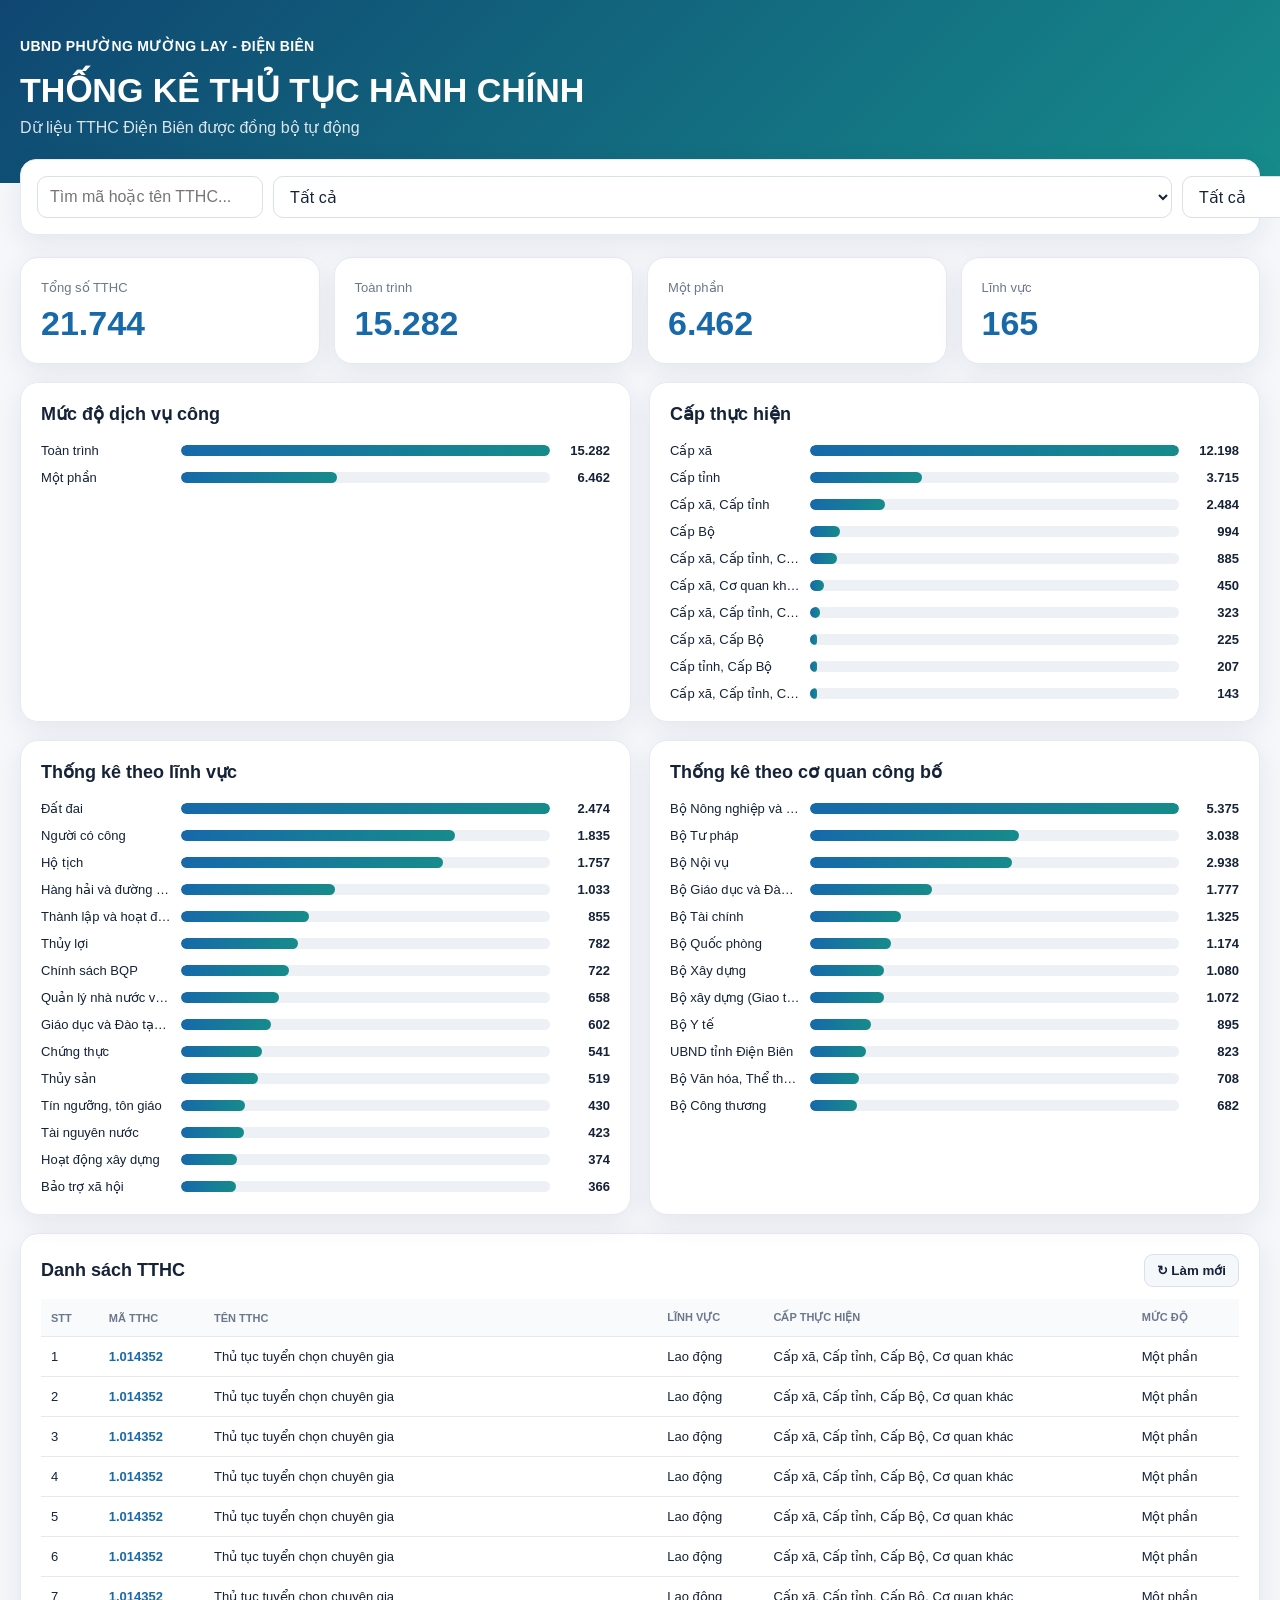
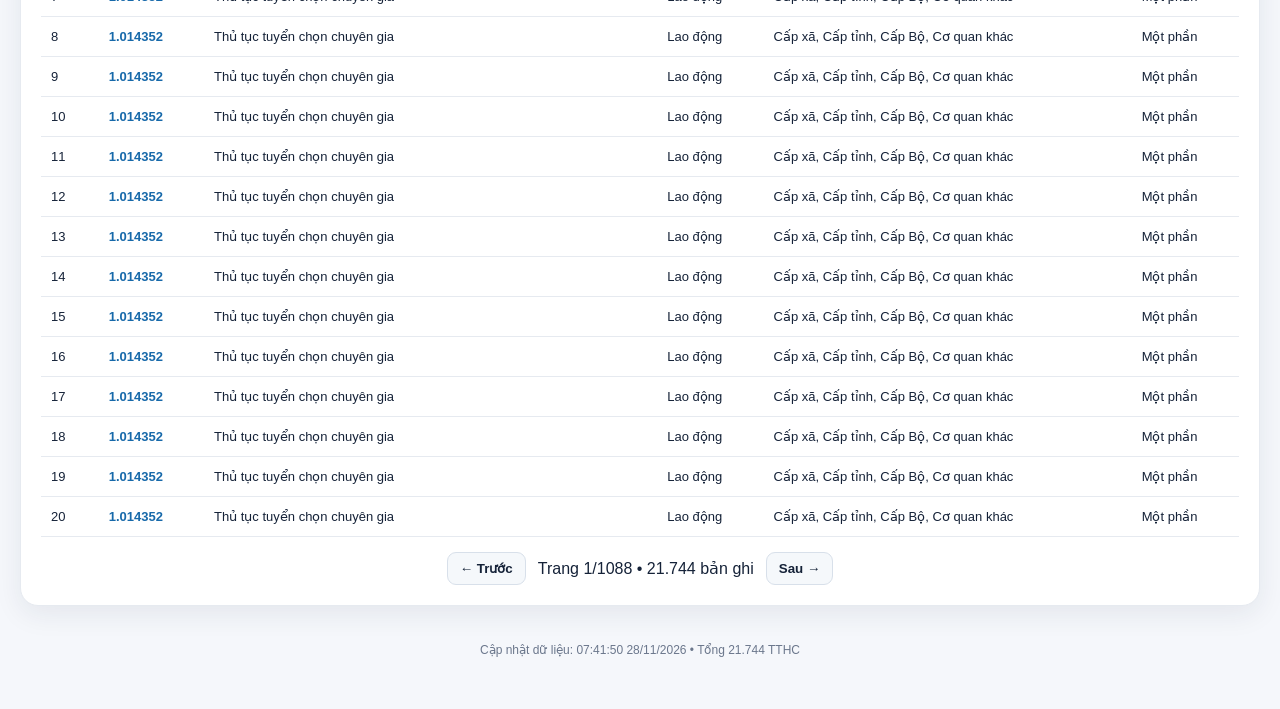
<file: thong-ke.html>
<!doctype html>
<html lang="vi">
<head>
<meta charset="utf-8"><meta name="viewport" content="width=device-width,initial-scale=1">
<title>Mường Lay TTHC — Thống kê</title>
<link rel="stylesheet" href="css/style.css">
</head>
<body>
<header class="hero"><div class="wrap"><div class="brand">UBND PHƯỜNG MƯỜNG LAY - ĐIỆN BIÊN</div><h1>THỐNG KÊ THỦ TỤC HÀNH CHÍNH</h1><p>Dữ liệu TTHC Điện Biên được đồng bộ tự động</p></div></header>
<main class="wrap">
<section class="toolbar"><input id="q" placeholder="Tìm mã hoặc tên TTHC..."><select id="field"><option value="">Tất cả lĩnh vực</option></select><select id="level"><option value="">Tất cả cấp thực hiện</option></select><select id="service"><option value="">Tất cả mức độ DVC</option></select></section>
<section class="stats"><div class="stat"><span>Tổng số TTHC</span><strong id="total">0</strong></div><div class="stat"><span>Toàn trình</span><strong id="full">0</strong></div><div class="stat"><span>Một phần</span><strong id="partial">0</strong></div><div class="stat"><span>Lĩnh vực</span><strong id="fields">0</strong></div></section>
<section class="grid"><article class="card"><h2>Mức độ dịch vụ công</h2><div id="serviceChart" class="bars"></div></article><article class="card"><h2>Cấp thực hiện</h2><div id="levelChart" class="bars"></div></article></section>
<section class="grid"><article class="card"><h2>Thống kê theo lĩnh vực</h2><div id="fieldChart" class="bars"></div></article><article class="card"><h2>Thống kê theo cơ quan công bố</h2><div id="agencyChart" class="bars"></div></article></section>
<section class="card"><div class="cardhead"><h2>Danh sách TTHC</h2><button id="refresh">↻ Làm mới</button></div><div class="tablewrap"><table><thead><tr><th>STT</th><th>Mã TTHC</th><th>Tên TTHC</th><th>Lĩnh vực</th><th>Cấp thực hiện</th><th>Mức độ</th></tr></thead><tbody id="tbody"><tr><td colspan="6" class="empty">Đang tải dữ liệu...</td></tr></tbody></table></div><div class="pager"><button id="prev">← Trước</button><span id="pageInfo">Trang 1</span><button id="next">Sau →</button></div></section>
<p id="meta" class="meta"></p>
</main>
<script src="js/thong-ke.js"></script>
</body></html>
</file>
<file: css/style.css>
:root{--bg:#f5f7fb;--panel:#fff;--text:#152238;--muted:#6b778c;--line:#e6eaf0;--accent:#1769aa;--accent2:#0d8b8b;--shadow:0 8px 28px rgba(20,35,60,.08);--radius:18px}*{box-sizing:border-box}body{margin:0;background:var(--bg);color:var(--text);font-family:Inter,Segoe UI,Arial,sans-serif}.wrap{max-width:1280px;margin:auto;padding:0 20px}.hero{background:linear-gradient(135deg,#0f4772,#168b8b);color:#fff;padding:38px 0 46px}.brand{font-weight:800;letter-spacing:.3px;font-size:14px}.hero h1{font-size:34px;margin:16px 0 8px}.hero p{margin:0;opacity:.85}.toolbar{max-width:1240px;margin:-24px auto 22px;padding:16px;background:#fff;border:1px solid var(--line);border-radius:16px;box-shadow:var(--shadow);display:grid;grid-template-columns:1.8fr 1fr 1fr 1fr;gap:10px;position:relative}.toolbar input,.toolbar select{height:42px;border:1px solid #d8e0ea;border-radius:10px;padding:0 12px;font:inherit;color:var(--text);background:#fff}.stats{display:grid;grid-template-columns:repeat(4,1fr);gap:14px;margin-bottom:18px}.stat{background:#fff;border:1px solid var(--line);border-radius:var(--radius);padding:20px;box-shadow:var(--shadow)}.stat span{font-size:13px;color:var(--muted)}.stat strong{display:block;font-size:34px;color:var(--accent);margin-top:8px}.grid{display:grid;grid-template-columns:1fr 1fr;gap:18px;margin-bottom:18px}.card{background:#fff;border:1px solid var(--line);border-radius:var(--radius);box-shadow:var(--shadow);padding:20px}.card h2{margin:0 0 18px;font-size:18px}.bars{display:flex;flex-direction:column;gap:12px;min-height:70px}.bar-row{display:grid;grid-template-columns:minmax(130px,1fr) 4fr 50px;gap:10px;align-items:center}.bar-label{font-size:13px;white-space:nowrap;overflow:hidden;text-overflow:ellipsis}.bar-track{height:11px;background:#edf0f4;border-radius:999px;overflow:hidden}.bar-fill{height:100%;border-radius:999px;background:linear-gradient(90deg,#1769aa,#168b8b)}.bar-value{text-align:right;font-weight:750;font-size:13px}.cardhead{display:flex;justify-content:space-between;align-items:center;margin-bottom:12px}.cardhead h2{margin:0}.cardhead button,.pager button{border:1px solid #d8e0ea;background:#f5f8fb;border-radius:9px;padding:8px 12px;cursor:pointer;font-weight:700;color:var(--text)}.tablewrap{overflow:auto}table{width:100%;border-collapse:collapse;min-width:800px}th,td{text-align:left;padding:12px 10px;border-bottom:1px solid var(--line);font-size:13px}th{background:#f8fafc;color:var(--muted);font-size:11px;text-transform:uppercase;position:sticky;top:0}td:nth-child(2){font-weight:700;color:var(--accent)}td:nth-child(3){min-width:320px}.empty{text-align:center;color:var(--muted);padding:40px}.pager{display:flex;justify-content:center;align-items:center;gap:12px;padding-top:15px}.meta{text-align:center;color:var(--muted);font-size:12px;padding:25px 0 40px}@media(max-width:900px){.stats{grid-template-columns:1fr 1fr}.grid{grid-template-columns:1fr}.toolbar{grid-template-columns:1fr 1fr}}@media(max-width:560px){.wrap{padding:0 12px}.hero h1{font-size:27px}.toolbar{grid-template-columns:1fr;margin-left:12px;margin-right:12px}.stats{grid-template-columns:1fr 1fr}.stat strong{font-size:28px}.bar-row{grid-template-columns:100px 1fr 38px}}
</file>
